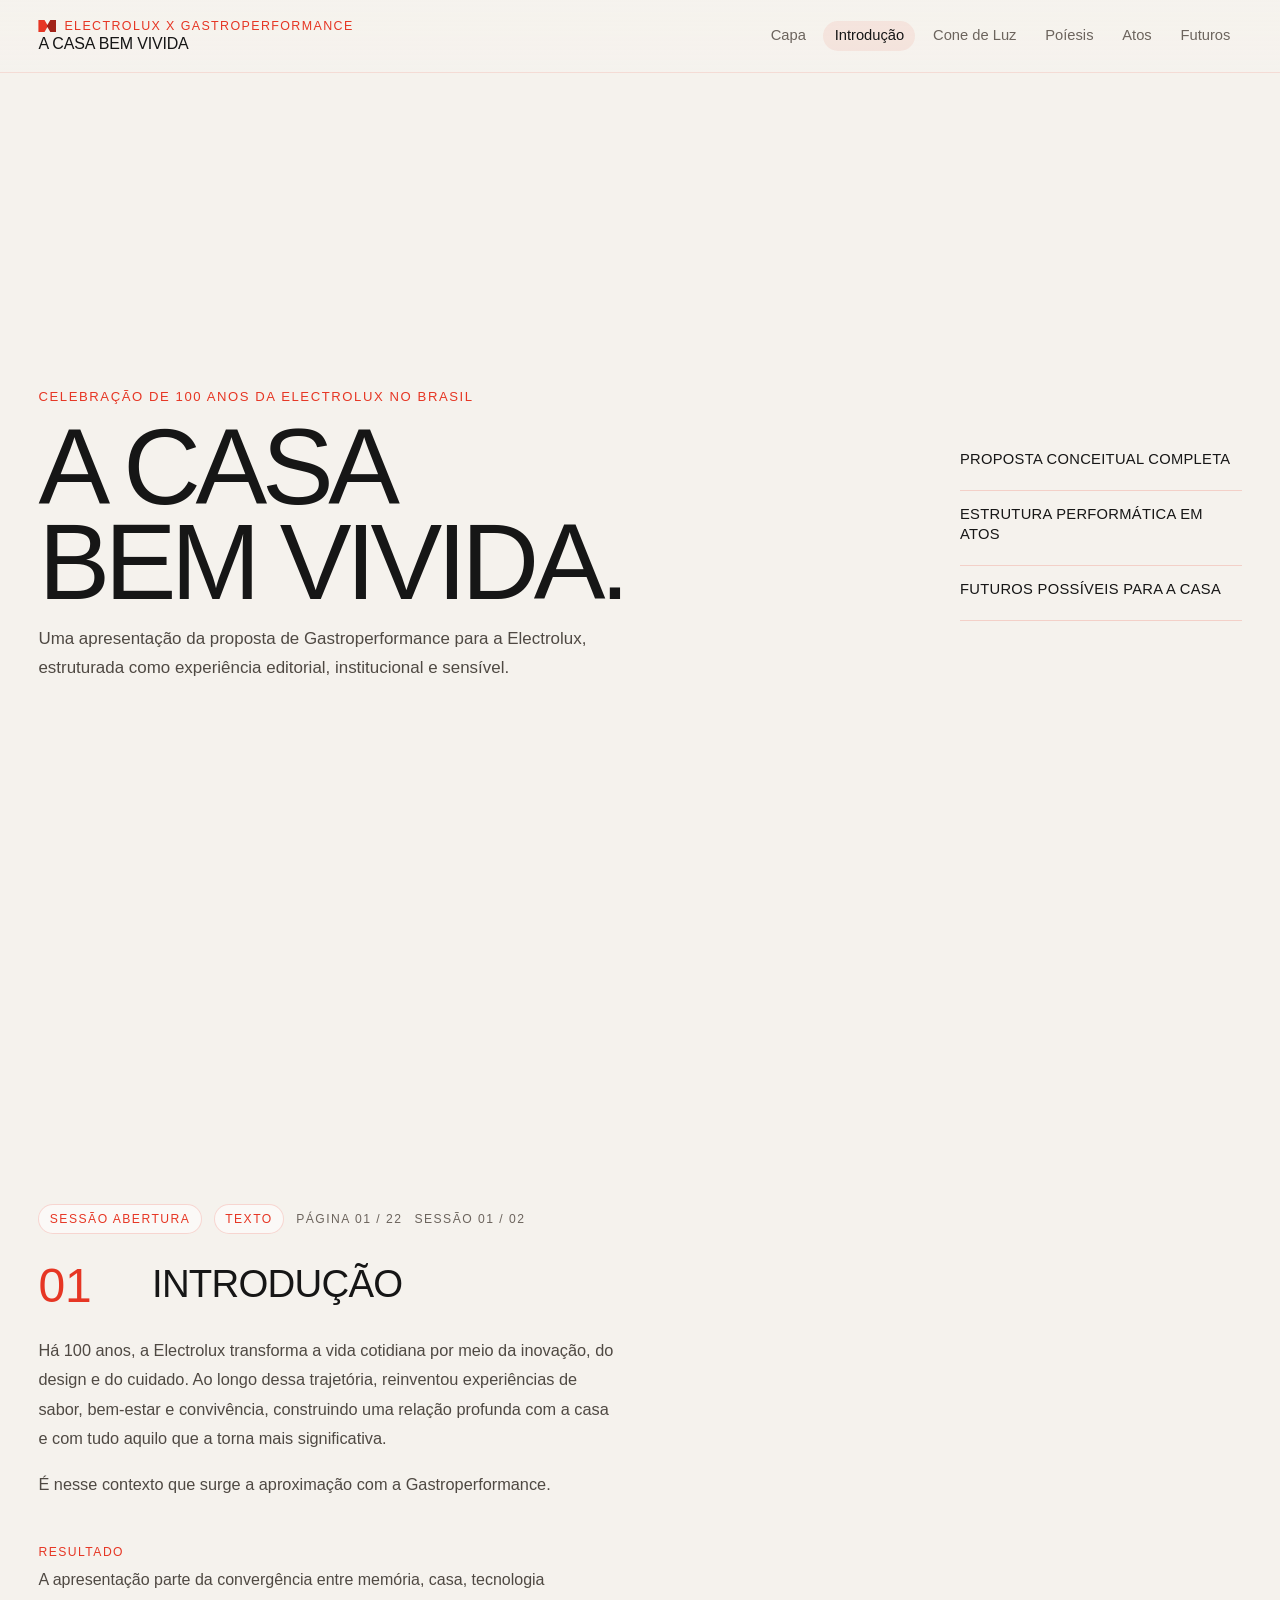
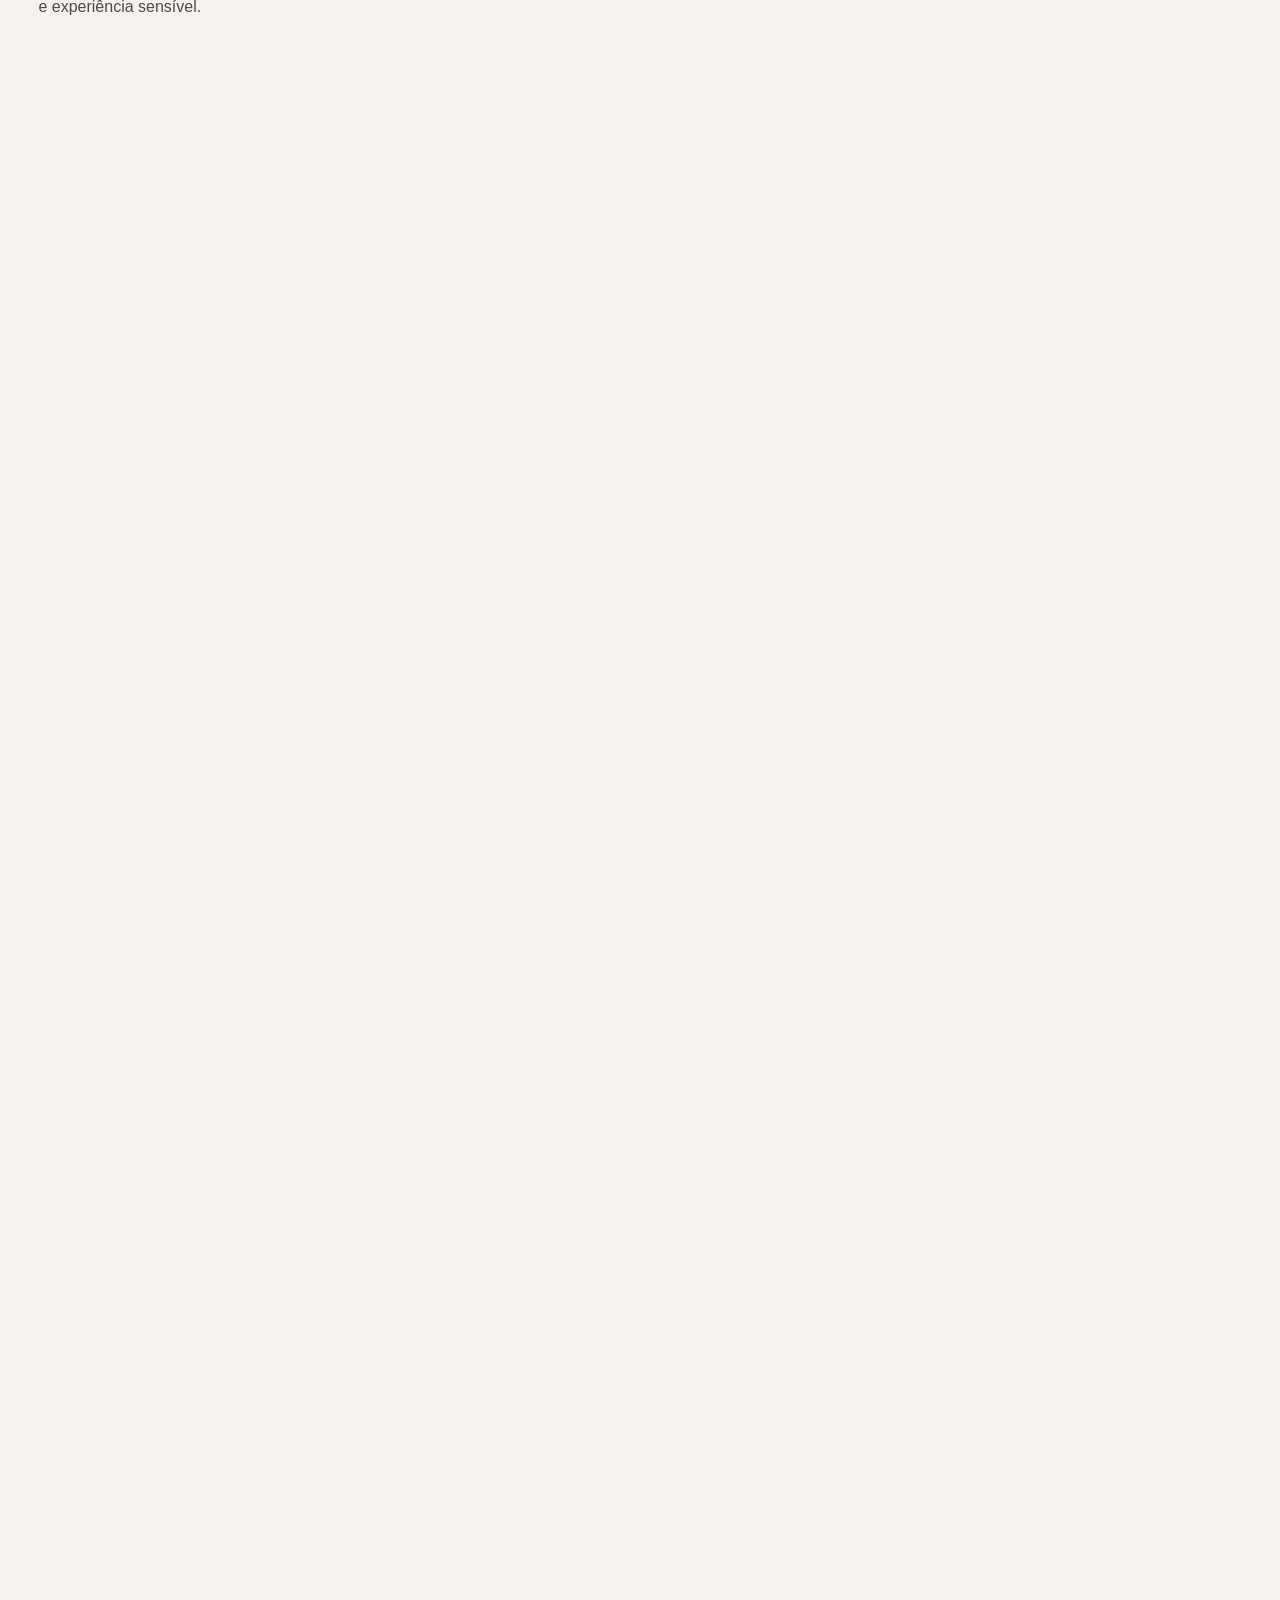
<file: index.html>
<!DOCTYPE html>
<html lang="pt-BR">
  <head>
    <meta charset="UTF-8" />
    <meta name="viewport" content="width=device-width, initial-scale=1.0" />
    <title>Lab Mattar</title>
    <link rel="preconnect" href="https://fonts.googleapis.com" />
    <link rel="preconnect" href="https://fonts.gstatic.com" crossorigin />
    <link
      href="https://fonts.googleapis.com/css2?family=Roboto+Condensed:wght@300;400;700&display=swap"
      rel="stylesheet"
    />
    <link rel="stylesheet" href="./styles.css" />
  </head>
  <body>
    <div id="app"></div>
    <script src="./content/pages.js"></script>
    <script src="./app.js"></script>
  </body>
</html>
</file>
<file: styles.css>
:root {
  --bg: #f5f2ed;
  --text: #161616;
  --muted: #4f4943;
  --muted-soft: #6c645d;
  --accent: #e63624;
  --border: rgba(21, 21, 21, 0.1);
  --page-max: 1720px;
  --topbar-h: 72px;
  --page-x: clamp(1.8rem, 3vw, 3.5rem);
  --section-y: clamp(3rem, 8vh, 6rem);
  --grid-gap: clamp(1.25rem, 2vw, 2.5rem);
  --block-gap: clamp(1rem, 1.8vh, 1.5rem);
  --card-pad: 0;
  --measure-text: 36rem;
  --measure-meta: 32rem;
}

* {
  box-sizing: border-box;
}

html {
  scroll-behavior: smooth;
}

body {
  margin: 0;
  background: var(--bg);
  color: var(--text);
  font-family: "Helvetica Neue", Helvetica, Arial, sans-serif;
}

a {
  color: inherit;
  text-decoration: none;
}

.page {
  min-height: 100vh;
}

.topbar {
  position: sticky;
  top: 0;
  z-index: 20;
  min-height: var(--topbar-h);
  background: linear-gradient(to bottom, rgba(245, 242, 237, 0.96), rgba(245, 242, 237, 0.9));
  border-bottom: 1px solid rgba(230, 54, 36, 0.12);
}

.topbar__inner {
  width: min(calc(100% - (var(--page-x) * 2)), var(--page-max));
  margin: 0 auto;
  min-height: var(--topbar-h);
  display: grid;
  grid-template-columns: minmax(0, 1fr) auto;
  gap: var(--grid-gap);
  align-items: center;
}

.topbar__brand {
  display: flex;
  flex-direction: column;
  gap: 0.2rem;
  min-width: 0;
}

.topbar__eyebrow {
  display: flex;
  align-items: center;
  gap: 0.5rem;
  color: var(--accent);
  font-size: 0.78rem;
  text-transform: uppercase;
  letter-spacing: 0.11em;
}

.mark {
  width: 18px;
  height: 12px;
  background: linear-gradient(90deg, var(--accent) 0 50%, #a12218 50% 100%);
  clip-path: polygon(0 0, 34% 0, 50% 42%, 66% 0, 100% 0, 100% 100%, 66% 100%, 50% 58%, 34% 100%, 0 100%);
}

.topbar__title {
  margin: 0;
  font-size: 1rem;
  font-weight: 400;
  text-transform: uppercase;
  letter-spacing: -0.01em;
  line-height: 1.05;
}

.topbar__nav {
  display: flex;
  align-items: center;
  gap: 0.4rem;
  overflow-x: auto;
  scrollbar-width: none;
}

.topbar__nav::-webkit-scrollbar {
  display: none;
}

.nav-link {
  flex: 0 0 auto;
  padding: 0.38rem 0.7rem;
  border-radius: 999px;
  color: var(--muted-soft);
  font-size: 0.92rem;
  line-height: 1.2;
}

.nav-link:hover {
  color: var(--text);
  background: rgba(255, 255, 255, 0.5);
}

.nav-link.is-active {
  color: var(--text);
  background: rgba(230, 54, 36, 0.08);
}

.page__content {
  width: min(calc(100% - (var(--page-x) * 2)), var(--page-max));
  margin: 0 auto;
  padding: var(--section-y) 0 calc(var(--section-y) * 1.1);
}

.section {
  padding: 0;
}

.section + .section {
  margin-top: var(--section-y);
}

.hero {
  min-height: calc(100vh - var(--topbar-h) - (var(--section-y) * 0.65));
  display: grid;
  grid-template-columns: repeat(12, minmax(0, 1fr));
  gap: var(--grid-gap);
  align-items: center;
  width: 100%;
}

.hero__copy {
  grid-column: 1 / span 6;
  display: grid;
  gap: var(--block-gap);
  align-content: start;
}

.eyebrow {
  margin: 0;
  color: var(--accent);
  font-size: 0.82rem;
  text-transform: uppercase;
  letter-spacing: 0.12em;
}

.hero__title {
  margin: 0;
  max-width: 10ch;
  font-size: clamp(3.4rem, 8.4vw, 7.2rem);
  line-height: 0.88;
  font-weight: 500;
  letter-spacing: -0.05em;
  text-transform: uppercase;
}

.hero__text {
  margin: 0;
  max-width: var(--measure-text);
  font-size: clamp(1.06rem, 1.08vw, 1.22rem);
  line-height: 1.68;
  color: var(--muted);
}

.hero__aside {
  grid-column: 10 / -1;
  align-self: center;
}

.hero__list {
  margin: 0;
  padding: 0;
  list-style: none;
  display: grid;
  gap: 0.9rem;
}

.hero__item {
  padding: 0 0 1.25rem 0;
  border-bottom: 1px solid rgba(230, 54, 36, 0.18);
  text-transform: uppercase;
  color: var(--text);
  font-size: 0.92rem;
  line-height: 1.35;
  letter-spacing: 0.02em;
}

.section--stack {
  margin-top: calc(var(--section-y) * 1.15);
}

.stage-stack {
  position: relative;
  min-height: calc(100vh + (max(var(--stage-count, 1) - 1, 0) * 88vh));
}

.stage-stack__markers {
  position: relative;
}

.stage-stack__marker {
  height: 88vh;
}

.stage-stack__viewport {
  position: sticky;
  top: var(--topbar-h);
  min-height: calc(100vh - var(--topbar-h));
  display: flex;
  align-items: stretch;
}

.stage-stack__layers {
  position: relative;
  width: 100%;
  min-height: calc(100vh - var(--topbar-h));
}

.stage {
  position: absolute;
  inset: 0;
  display: grid;
  align-items: stretch;
  pointer-events: none;
  opacity: 0;
  transition: opacity 220ms ease;
}

.stage.is-active {
  opacity: 1;
  pointer-events: auto;
}

.stage__card {
  display: grid;
  gap: calc(var(--block-gap) * 1.8);
  min-height: calc(100vh - var(--topbar-h));
  width: 100%;
  margin-right: 0;
  align-content: center;
  padding: var(--card-pad);
  border-radius: 0;
  background: transparent;
  border: 0;
  box-shadow: none;
}

.stage__card--preview {
  padding-top: min(8vh, 4rem);
  padding-bottom: min(8vh, 4rem);
}

.stage__meta {
  display: flex;
  flex-wrap: wrap;
  align-items: center;
  gap: 0.55rem 0.75rem;
}

.stage__meta-pill,
.stage__meta-text {
  display: inline-flex;
  align-items: center;
  min-height: 1.9rem;
  font-size: 0.76rem;
  text-transform: uppercase;
  letter-spacing: 0.12em;
}

.stage__meta-pill {
  padding: 0.28rem 0.65rem;
  border: 1px solid rgba(230, 54, 36, 0.18);
  border-radius: 999px;
  color: var(--accent);
  background: rgba(255, 255, 255, 0.55);
}

.stage__meta-text {
  color: var(--muted-soft);
}

.stage__top {
  display: grid;
  grid-template-columns: 88px minmax(0, 1fr);
  gap: var(--grid-gap);
  align-items: start;
}

.stage__number {
  color: var(--accent);
  font-size: clamp(2rem, 4vw, 3rem);
  line-height: 0.9;
}

.stage__head {
  display: grid;
  gap: 0.75rem;
  max-width: var(--measure-meta);
}

.stage__title {
  margin: 0;
  font-size: clamp(1.9rem, 3vw, 2.8rem);
  line-height: 1.02;
  font-weight: 450;
  text-transform: uppercase;
  letter-spacing: -0.02em;
}

.stage__summary {
  margin: 0;
  max-width: var(--measure-meta);
  color: var(--muted-soft);
  font-size: clamp(1rem, 0.98vw, 1.08rem);
  line-height: 1.72;
}

.stage__points {
  margin: 0;
  padding: 0.2rem 0 0;
  list-style: none;
  display: grid;
  grid-template-columns: repeat(2, minmax(0, 1fr));
  gap: 1rem 2rem;
}

.stage__point {
  min-height: 0;
  padding: 0 0 0 1.1rem;
  position: relative;
  color: var(--muted);
  font-size: 0.98rem;
  line-height: 1.6;
}

.stage__point::before {
  content: "";
  position: absolute;
  left: 0;
  top: 0.48rem;
  width: 0.45rem;
  height: 0.45rem;
  border-radius: 999px;
  background: var(--accent);
}

.stage__outcome {
  display: grid;
  gap: 0.45rem;
  padding-top: 1rem;
  max-width: var(--measure-meta);
}

.stage__body {
  display: grid;
  gap: 2rem;
}

.stage__body--text-image {
  grid-template-columns: minmax(0, 0.82fr) minmax(26rem, 1fr);
  align-items: center;
  column-gap: calc(var(--grid-gap) * 1.6);
}

.stage__body--quote {
  max-width: 58rem;
}

.stage__body--index {
  grid-template-columns: 1fr;
}

.stage__body--gallery {
  grid-template-columns: 1fr;
}

.stage__body--media {
  grid-template-columns: 1fr;
  max-width: 100%;
  min-height: 0;
}

.stage__prose,
.stage__blocks {
  display: grid;
  gap: 1.05rem;
}

.stage__paragraph,
.stage__block-text {
  margin: 0;
  max-width: var(--measure-text);
  color: var(--muted);
  font-size: clamp(1.02rem, 1vw, 1.12rem);
  line-height: 1.8;
  text-wrap: pretty;
}

.stage__block {
  display: grid;
  gap: 0.65rem;
  padding-top: 0.2rem;
}

.stage__block-label,
.stage__outcome-label {
  color: var(--accent);
  font-size: 0.76rem;
  text-transform: uppercase;
  letter-spacing: 0.12em;
}

.stage__block-title {
  margin: 0;
  font-size: 1.02rem;
  font-weight: 500;
  text-transform: uppercase;
  line-height: 1.2;
  letter-spacing: 0.02em;
}

.stage__inline-list {
  margin: 0;
  padding: 0;
  list-style: none;
  display: grid;
  gap: 0.6rem;
}

.stage__inline-item {
  padding-left: 1rem;
  position: relative;
  color: var(--muted);
  font-size: 0.98rem;
  line-height: 1.62;
}

.stage__inline-item::before {
  content: "";
  position: absolute;
  left: 0;
  top: 0.5rem;
  width: 0.38rem;
  height: 0.38rem;
  border-radius: 999px;
  background: var(--accent);
}

.stage__media {
  display: grid;
  gap: 0.9rem;
  align-content: start;
  min-height: 0;
  padding: 0;
  border: 0;
  background: transparent;
}

.stage__media-label {
  color: var(--accent);
  font-size: 0.78rem;
  text-transform: uppercase;
  letter-spacing: 0.08em;
}

.stage__media-title {
  margin: 0;
  font-size: 1.05rem;
  font-weight: 500;
  text-transform: uppercase;
  line-height: 1.05;
}

.stage__media-caption {
  margin: 0;
  color: var(--muted-soft);
  font-size: 0.98rem;
  line-height: 1.62;
}

.stage__media--video {
  min-height: 0;
}

.stage__media-figure {
  margin: 0;
  width: 100%;
}

.stage__media-image {
  display: block;
  width: 100%;
  height: auto;
  object-fit: cover;
}

.stage__body--text-image .stage__media-figure,
.stage__media--image .stage__media-figure,
.stage__media--video .stage__media-figure {
  aspect-ratio: 4 / 3;
  overflow: hidden;
}

.stage__body--text-image .stage__media-image,
.stage__media--image .stage__media-image,
.stage__media--video .stage__media-image {
  height: 100%;
}

.stage__media-grid {
  display: grid;
  grid-template-columns: repeat(3, minmax(0, 1fr));
  gap: 1rem;
}

.stage__media-tile {
  margin: 0;
  display: grid;
  gap: 0.6rem;
  align-content: start;
}

.stage__media-tile-text {
  color: var(--muted-soft);
  text-transform: uppercase;
  font-size: 0.78rem;
  letter-spacing: 0.06em;
  line-height: 1.35;
}

.stage__outcome-text {
  margin: 0;
  max-width: var(--measure-meta);
  color: var(--muted);
  font-size: 1rem;
  line-height: 1.7;
}

.stage__card--quote .stage__top {
  grid-template-columns: 96px minmax(0, 1fr);
}

.stage__card--quote .stage__points,
.stage__card--quote .stage__blocks,
.stage__card--quote .stage__media {
  display: none;
}

.stage__card--quote .stage__summary {
  font-size: clamp(1.35rem, 1.8vw, 1.7rem);
  line-height: 1.38;
  color: var(--text);
  max-width: 38rem;
}

.stage__card--index .stage__points {
  grid-template-columns: repeat(3, minmax(0, 1fr));
}

.stage__card--gallery .stage__body,
.stage__card--text-image .stage__body {
  align-items: start;
}

.stage__card--media .stage__top {
  grid-template-columns: 88px minmax(0, 1fr);
}

.stage__card--media {
  align-content: start;
  gap: 1.5rem;
  padding-top: min(6vh, 3rem);
}

.stage__card--media .stage__summary,
.stage__card--media .stage__outcome {
  max-width: 36rem;
}

.stage__card--media .stage__body {
  gap: 1rem;
  align-content: start;
}

.stage__card--media .stage__media {
  gap: 0.75rem;
  max-width: min(100%, 1320px);
}

.stage__card--media .stage__media-figure {
  width: min(100%, 1320px);
  max-height: min(62vh, 720px);
  aspect-ratio: auto;
  overflow: hidden;
}

.stage__card--media .stage__media-image {
  width: 100%;
  height: 100%;
  object-fit: contain;
  object-position: left top;
}

.stage__card--media .stage__media-title {
  display: none;
}

.stage__card--media .stage__media-caption {
  max-width: 36rem;
  font-size: 0.92rem;
}

.stage__card--media .stage__media-grid {
  grid-template-columns: repeat(3, minmax(0, 1fr));
  max-width: min(100%, 1320px);
}

.stage__card--media .stage__media-tile {
  gap: 0.55rem;
}

.stage__card--media .stage__media-tile .stage__media-image {
  aspect-ratio: 4 / 3;
  object-fit: cover;
  max-height: min(36vh, 340px);
}

@media (max-width: 980px) {
  .hero {
    grid-template-columns: repeat(6, minmax(0, 1fr));
    align-items: start;
  }

  .hero__copy,
  .hero__aside {
    grid-column: 1 / -1;
  }

  .hero__title {
    max-width: 100%;
  }

  .stage__top {
    grid-template-columns: 1fr;
    gap: 0.8rem;
  }

  .stage__meta {
    gap: 0.45rem 0.6rem;
  }

  .stage__points {
    grid-template-columns: 1fr;
  }

  .stage__body--text-image {
    grid-template-columns: 1fr;
  }

  .stage__media-grid,
  .stage__card--index .stage__points {
    grid-template-columns: 1fr;
  }

  .stage__card--media .stage__media-grid {
    grid-template-columns: 1fr;
  }

  .stage__card--media .stage__media-figure {
    max-height: min(52vh, 420px);
  }

}

@media (max-width: 760px) {
  :root {
    --topbar-h: 68px;
    --page-x: 0.85rem;
    --section-y: 2rem;
    --grid-gap: 0.9rem;
    --card-pad: 1rem;
  }

  .topbar__inner {
    grid-template-columns: 1fr;
    align-items: center;
    padding: 0.55rem 0;
  }

  .topbar {
    min-height: auto;
  }

  .topbar__nav {
    justify-content: flex-start;
  }

  .stage__meta-pill,
  .stage__meta-text {
    font-size: 0.72rem;
    letter-spacing: 0.1em;
  }

  .hero {
    min-height: auto;
  }

  .hero__title {
    font-size: clamp(2.7rem, 15vw, 4.4rem);
  }

  .hero__text,
  .stage__summary,
  .stage__outcome-text {
    font-size: 1rem;
  }

  .stage__paragraph,
  .stage__block-text,
  .stage__inline-item {
    font-size: 1rem;
    line-height: 1.72;
  }

  .hero__aside {
    align-self: start;
  }

  .section--stack {
    margin-top: var(--section-y);
  }

  .stage-stack {
    min-height: calc(100vh + (max(var(--stage-count, 1) - 1, 0) * 92vh));
  }

  .stage-stack__marker {
    height: 92vh;
  }

  .stage__card {
    min-height: calc(100vh - var(--topbar-h));
    align-content: start;
  }

}
</file>
